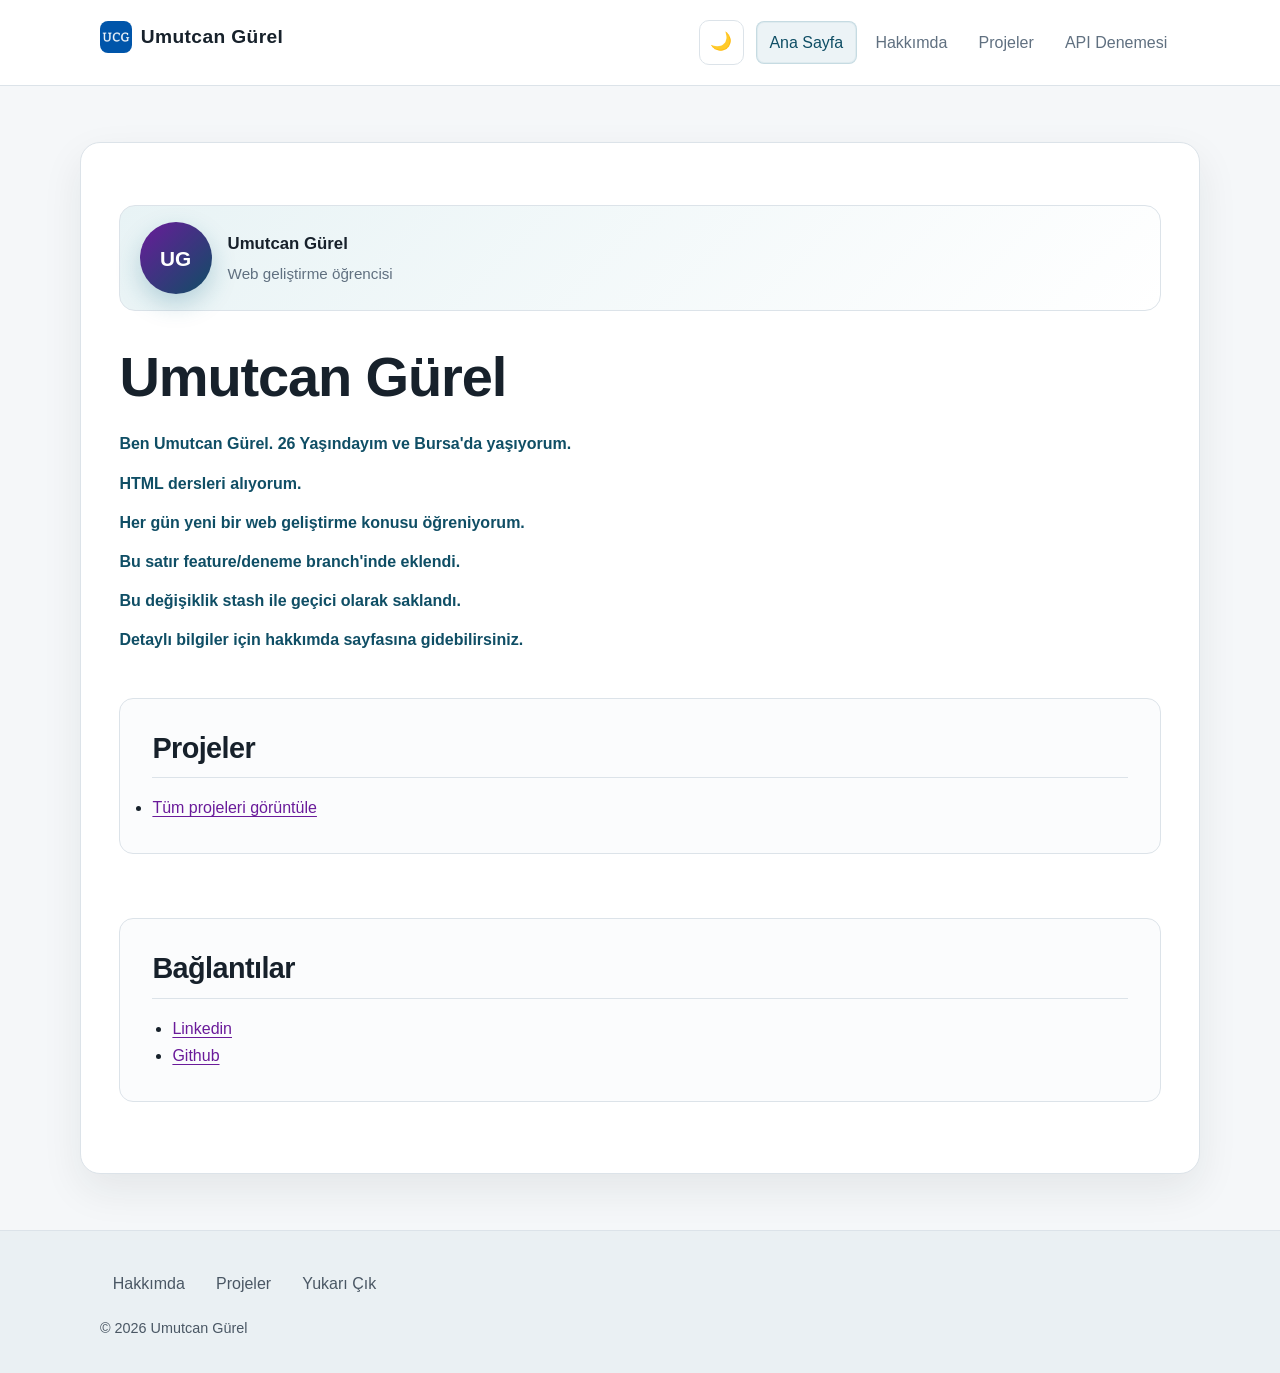
<file: index.html>
<!DOCTYPE html>
<html lang="tr">
    <head>
        <meta charset="UTF-8">
        <meta name="viewport" content="width=device-width, initial-scale=1.0">
        <script>
            try {
                document.documentElement.dataset.theme = localStorage.getItem('theme') || 'light';
            } catch (error) {
                document.documentElement.dataset.theme = 'light';
            }
        </script>
        <title>Umutcan Gürel - Web Geliştirme Öğrencisi</title>
        <meta name="description" content="HTML, CSS ve yazılım öğrenen Umutcan Gürel'in kişisel sitesi. Projelerimi, sertifikalarımı, öğrenme yolculuğumu ve iletişim bilgilerimi keşfedin.">
        <link rel="canonical" href="https://ornek.com/index.html">
        <meta property="og:title" content="Umutcan Gürel - Web Geliştirme Öğrencisi">
        <meta property="og:description" content="Web geliştirme öğrenen bir öğrencinin kişisel sitesi, projeleri ve sertifikaları.">
        <meta property="og:image" content="https://ornek.com/images/onizleme.jpg">
        <meta property="og:type" content="website">
        <meta property="og:url" content="https://ornek.com/index.html">
        <link rel="icon" href="favicon/favicon.ico" type="image/x-icon">
        <link rel="stylesheet" href="style.css">
    </head>
    <body>
<header id="ust">
    <p><a class="site-mark" href="index.html"><img src="favicon/android-chrome-192x192.png" alt="" width="32" height="32">Umutcan Gürel</a></p>
    <div class="header-actions">
        <button class="theme-toggle" type="button" aria-label="Koyu modu aç" aria-pressed="false">🌙</button>
        <nav class="site-nav" aria-label="Ana menü">
            <ul>
                <li><a href="index.html" aria-current="page">Ana Sayfa</a></li>
                <li><a href="hakkimda.html">Hakkımda</a></li>
                <li><a href="projeler/index.html">Projeler</a></li>
                <li><a href="projeler/api-deneme.html">API Denemesi</a></li>
            </ul>
        </nav>
        <button class="nav-toggle" type="button" aria-label="Menüyü aç/kapat" aria-expanded="false">
            <span></span>
            <span></span>
            <span></span>
        </button>
    </div>
</header>
       <main>
        <div class="profile-card" role="group" aria-label="Kısa profil bilgisi">
            <div class="profile-avatar" aria-hidden="true">UG</div>
            <div class="profile-copy">
                <strong>Umutcan Gürel</strong>
                <span>Web geliştirme öğrencisi</span>
            </div>
        </div>
        <h1>Umutcan Gürel</h1>
        <p class="vurgu">Ben Umutcan Gürel. 26 Yaşındayım ve Bursa'da yaşıyorum.</p>
        <p class="vurgu">HTML dersleri alıyorum.</p>
        <p class="vurgu">Her gün yeni bir web geliştirme konusu öğreniyorum.</p>
        <p class="vurgu">Bu satır feature/deneme branch'inde eklendi.</p>
        <p class="vurgu">Bu değişiklik stash ile geçici olarak saklandı.</p>
        <!-- Bu görseller sadece deneme amaçlıdır-->
                     <!-- Yeni görsel eklemek için aşağıdaki satırdaki yorumu kaldırabilirsin.
                     <img src="images/asensiogeneral.webp"  alt="Marco Asensio'nun general kıyafetli portresi" width="720" height="720">
                     -->
           <p class="vurgu">Detaylı bilgiler için hakkımda sayfasına gidebilirsiniz.</p>
            <section id="projeler">
            <h2>Projeler</h2>
            <ul>
                <li><a href="projeler/index.html">Tüm projeleri görüntüle</a></li>
            </ul>
            </section>
      <section id="baglantilar">
      <h2>Bağlantılar</h2>
      <ul>
        <li><a href="https://www.linkedin.com/in/umutcan-gurel1/" rel="noopener" target="_blank">Linkedin</a></li>
        <li><a href="https://github.com/umutcangrl2026" rel="noopener" target="_blank">Github</a></li>
      </ul>
      </section>
        </main> 
        <footer>
            <ul>
            <li><a href="hakkimda.html">Hakkımda</a></li>
            <li><a href="projeler/index.html">Projeler</a></li>
            <li><a href="#ust">Yukarı Çık</a></li>
            </ul>
            <p>&copy; <span data-current-year>2026</span> Umutcan Gürel</p>
        </footer>
        <script type="module" src="script.js"></script>
    </body>
</html>
</file>
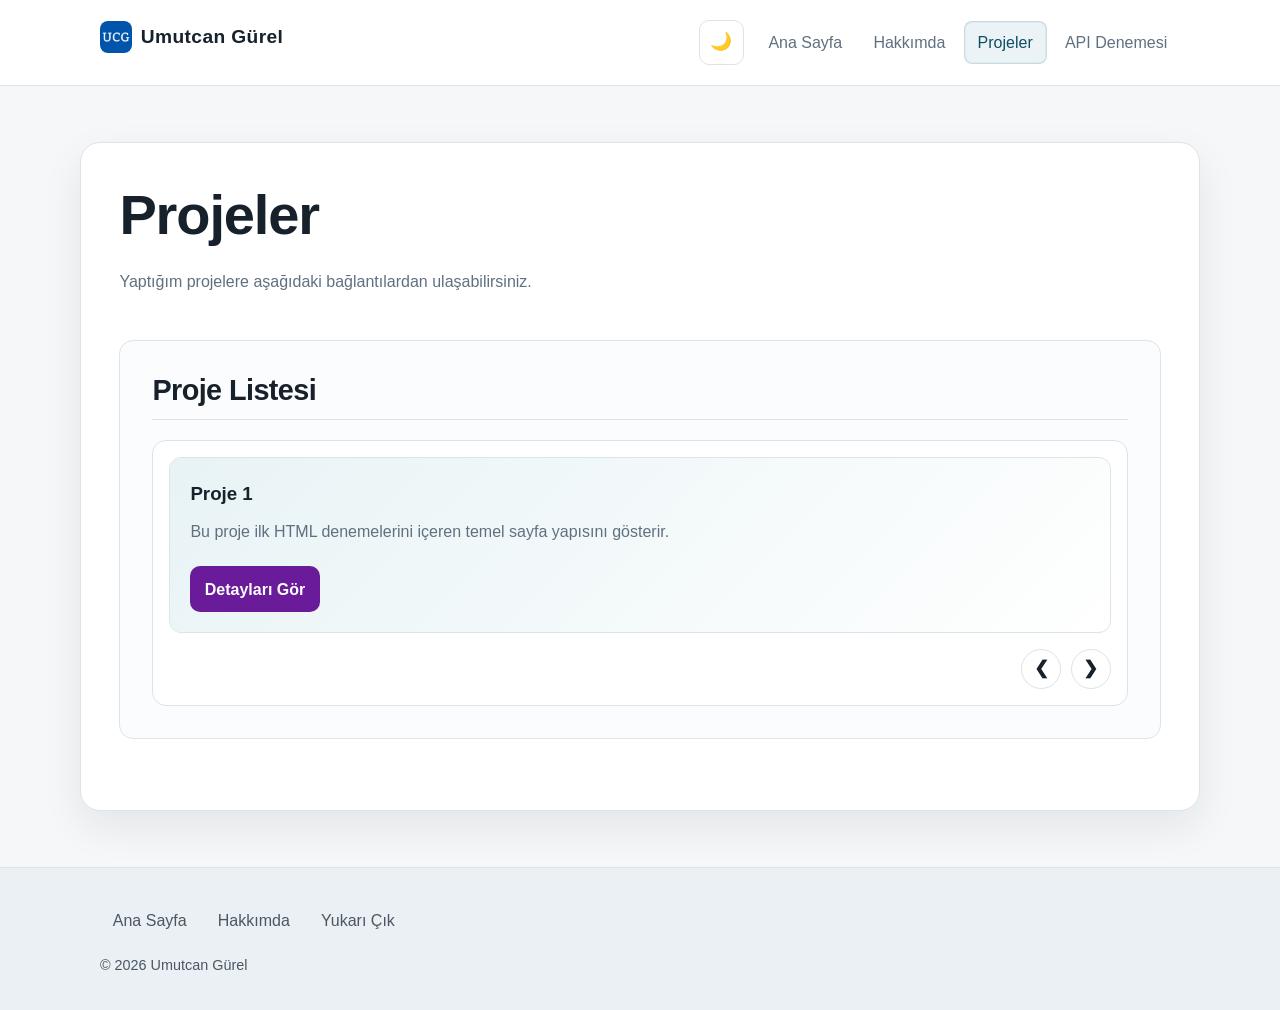
<file: projeler/index.html>
<!DOCTYPE html>
<html lang="tr">
    <head>
        <meta charset="UTF-8">
        <meta name="viewport" content="width=device-width, initial-scale=1.0">
        <script>
            try {
                document.documentElement.dataset.theme = localStorage.getItem('theme') || 'light';
            } catch (error) {
                document.documentElement.dataset.theme = 'light';
            }
        </script>
        <title>Projeler - Umutcan Gürel</title>
        <meta name="description" content="Umutcan Gürel'in HTML ve CSS öğrenme sürecinde hazırladığı web projelerini, çalışmalarını ve geliştirme deneyimlerini bu sayfada inceleyin.">
        <link rel="canonical" href="https://ornek.com/projeler/index.html">
        <meta property="og:title" content="Projeler - Umutcan Gürel">
        <meta property="og:description" content="Umutcan Gürel'in web geliştirme öğrenme sürecindeki projeleri.">
        <meta property="og:image" content="https://ornek.com/images/onizleme.jpg">
        <meta property="og:type" content="website">
        <meta property="og:url" content="https://ornek.com/projeler/index.html">
        <link rel="icon" href="../favicon/favicon.ico" type="image/x-icon">
        <link rel="stylesheet" href="../style.css">
    </head>
    <body>
<header id="ust">
    <p><a class="site-mark" href="../index.html"><img src="../favicon/android-chrome-192x192.png" alt="" width="32" height="32">Umutcan Gürel</a></p>
    <div class="header-actions">
        <button class="theme-toggle" type="button" aria-label="Koyu modu aç" aria-pressed="false">🌙</button>
        <nav class="site-nav" aria-label="Ana menü">
            <ul>
                <li><a href="../index.html">Ana Sayfa</a></li>
                <li><a href="../hakkimda.html">Hakkımda</a></li>
                <li><a href="index.html" aria-current="page">Projeler</a></li>
                <li><a href="api-deneme.html">API Denemesi</a></li>
            </ul>
        </nav>
        <button class="nav-toggle" type="button" aria-label="Menüyü aç/kapat" aria-expanded="false">
            <span></span>
            <span></span>
            <span></span>
        </button>
    </div>
</header>
        <main>
        <h1>Projeler</h1>
        <p>Yaptığım projelere aşağıdaki bağlantılardan ulaşabilirsiniz.</p>
        <section id="proje-listesi">
        <h2>Proje Listesi</h2>
        <div class="project-slider" role="region" aria-label="Proje gösterimi">
            <div class="project-slider-window">
                <div class="project-slider-track">
                    <article class="project-slide">
                        <h3>Proje 1</h3>
                        <p>Bu proje ilk HTML denemelerini içeren temel sayfa yapısını gösterir.</p>
                        <a class="button-link" href="proje-1.html">Detayları Gör</a>
                    </article>
                    <article class="project-slide">
                        <h3>Proje 2</h3>
                        <p>İkinci çalışma, ilerleyen derslerde geliştirilecek içeriklerin hazırlık aşamasını anlatır.</p>
                        <a class="button-link" href="proje-2.html">Detayları Gör</a>
                    </article>
                    <article class="project-slide">
                        <h3>Proje 3</h3>
                        <p>Üçüncü proje, sayfa düzenini ve içerik planlamasını denemek için hazırlanmıştır.</p>
                        <a class="button-link" href="proje-3.html">Detayları Gör</a>
                    </article>
                </div>
            </div>
            <div class="slider-controls">
                <button type="button" class="slider-button" data-direction="prev" aria-label="Önceki proje">&#10094;</button>
                <button type="button" class="slider-button" data-direction="next" aria-label="Sonraki proje">&#10095;</button>
            </div>
        </div>
        </section>
        </main>
        <footer>
        <ul>
            <li><a href="../index.html">Ana Sayfa</a></li>
            <li><a href="../hakkimda.html">Hakkımda</a></li>
            <li><a href="#ust">Yukarı Çık</a></li>
        </ul>
        <p>&copy; <span data-current-year>2026</span> Umutcan Gürel</p>
        </footer>
        <script type="module" src="../script.js"></script>
    </body>
</html>
</file>
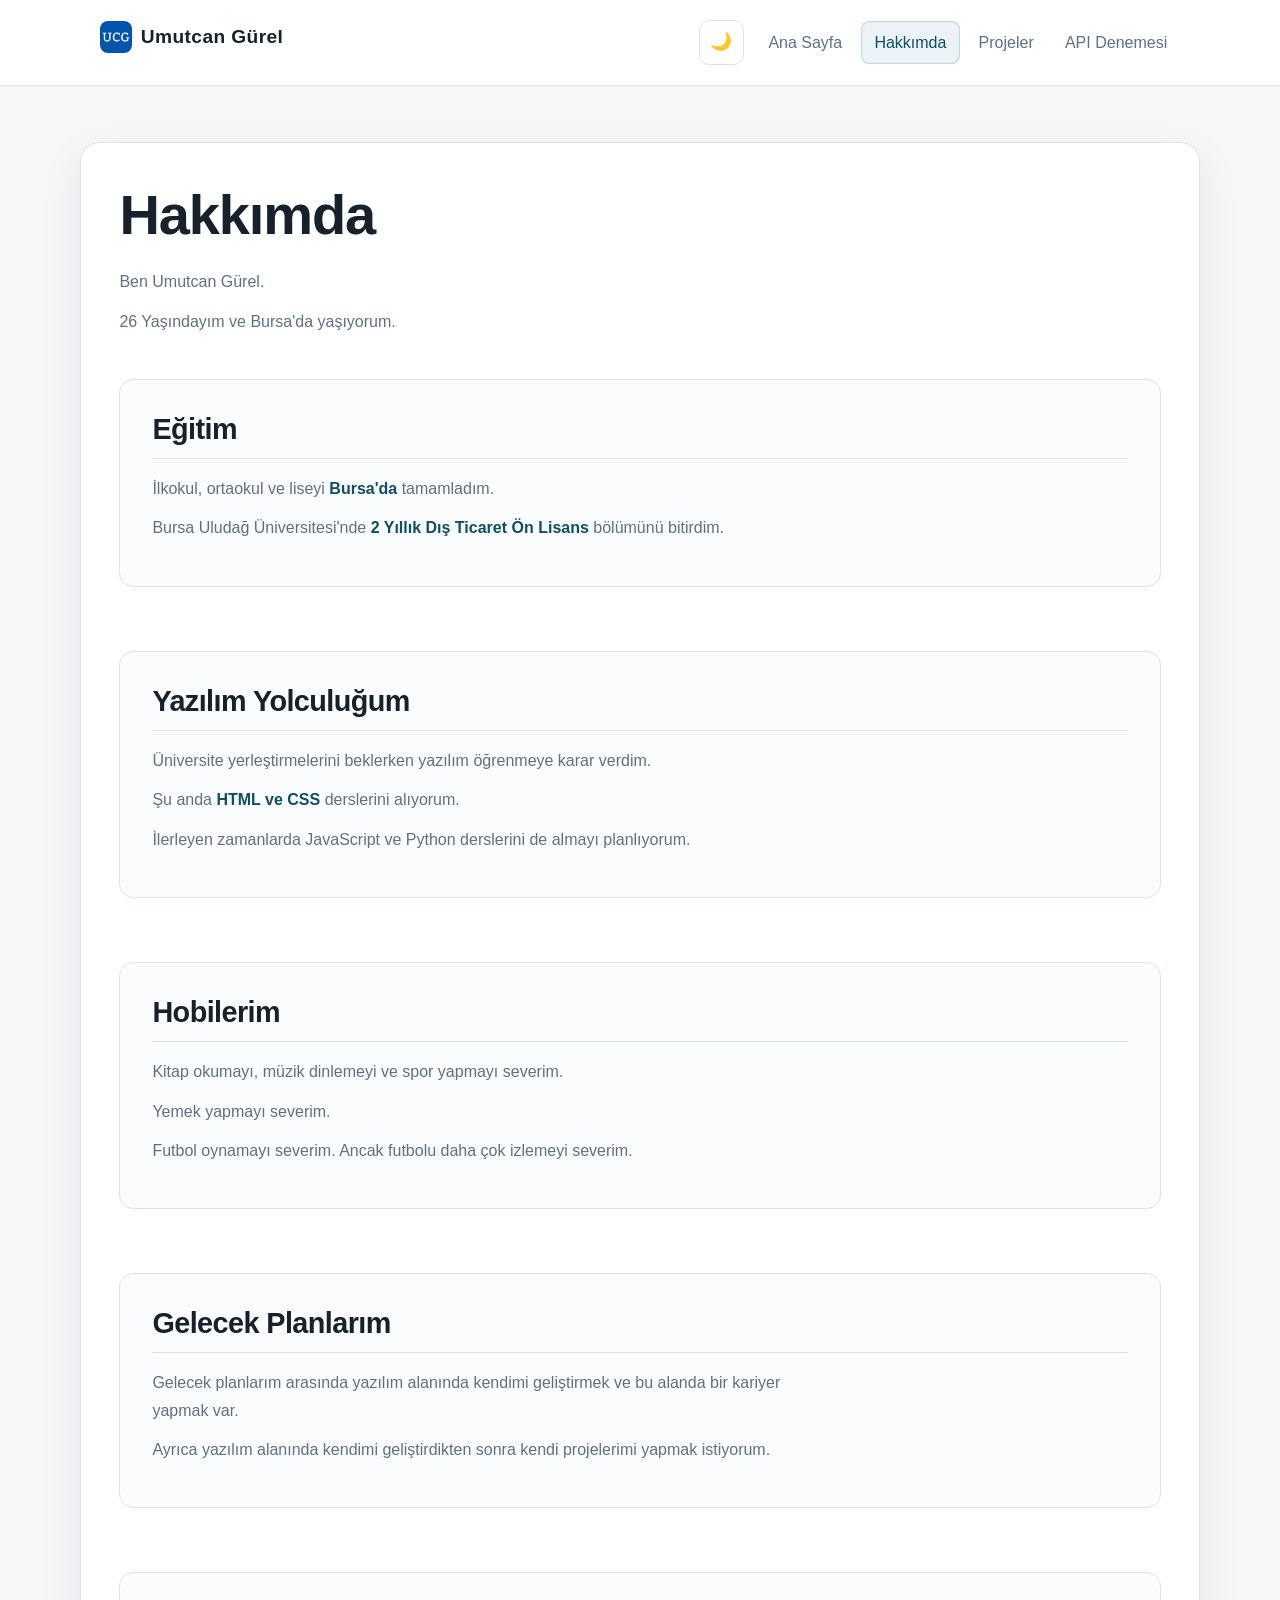
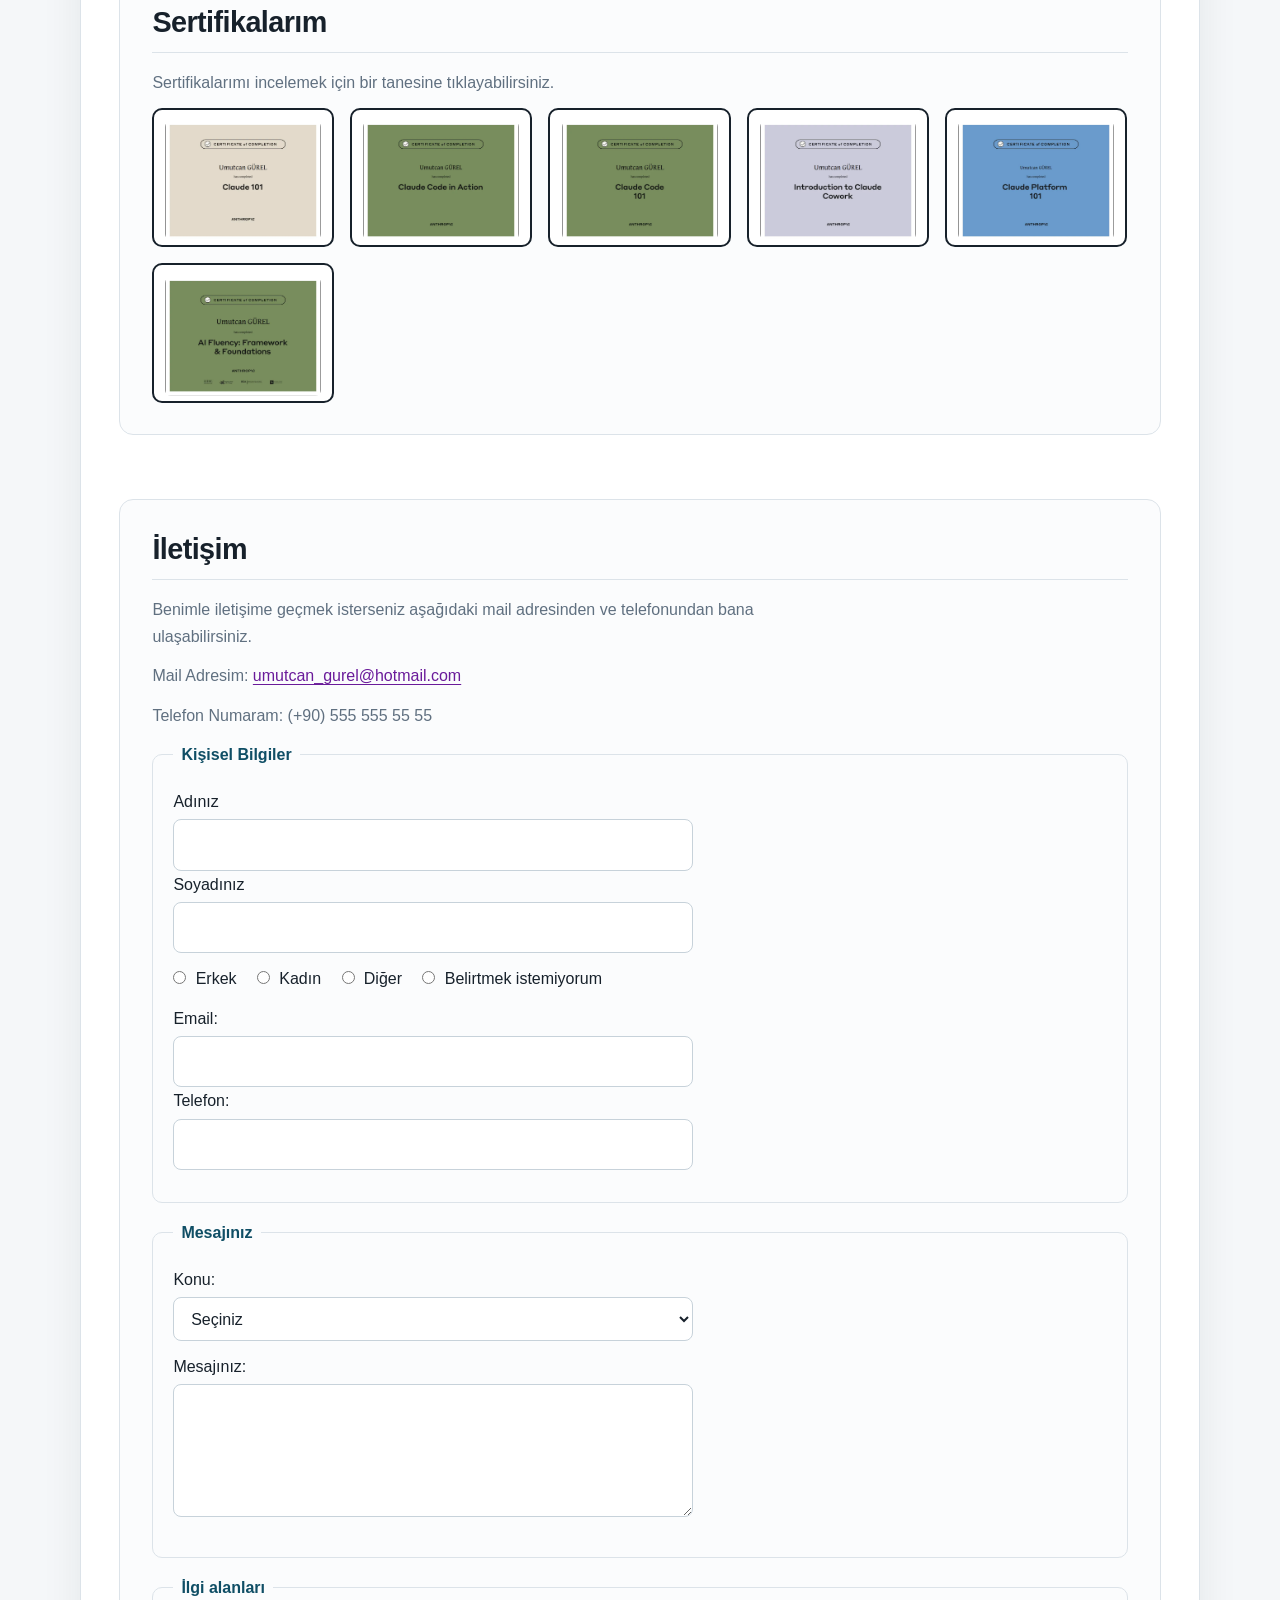
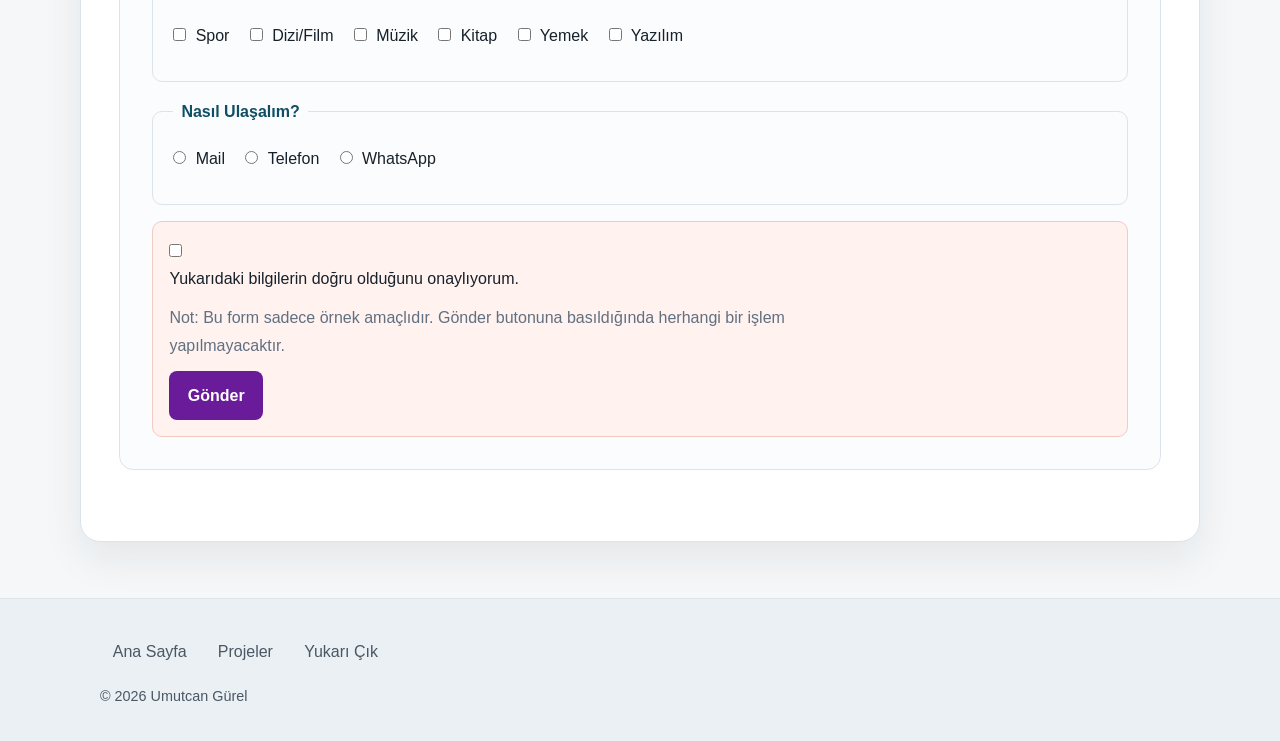
<file: hakkimda.html>
<!DOCTYPE html>
<html lang="tr">
    <head>
        <meta charset="UTF-8">
        <meta name="viewport" content="width=device-width, initial-scale=1.0">
        <script>
            try {
                document.documentElement.dataset.theme = localStorage.getItem('theme') || 'light';
            } catch (error) {
                document.documentElement.dataset.theme = 'light';
            }
        </script>
        <title>Hakkımda - Umutcan Gürel</title>
        <meta name="description" content="Umutcan Gürel'in eğitimi, yazılım öğrenme yolculuğu, hobileri, gelecek planları, sertifikaları ve iletişim bilgileri hakkında detaylı bilgi alın.">
        <link rel="canonical" href="https://ornek.com/hakkimda.html">
        <meta property="og:title" content="Hakkımda - Umutcan Gürel">
        <meta property="og:description" content="Umutcan Gürel'in eğitimi, yazılım yolculuğu ve gelecek planları.">
        <meta property="og:image" content="https://ornek.com/images/onizleme.jpg">
        <meta property="og:type" content="profile">
        <meta property="og:url" content="https://ornek.com/hakkimda.html">
        <link rel="icon" href="favicon/favicon.ico" type="image/x-icon">
        <link rel="stylesheet" href="style.css">
    </head>
    <body>
<header id="ust">
    <p><a class="site-mark" href="index.html"><img src="favicon/android-chrome-192x192.png" alt="" width="32" height="32">Umutcan Gürel</a></p>
    <div class="header-actions">
        <button class="theme-toggle" type="button" aria-label="Koyu modu aç" aria-pressed="false">🌙</button>
        <nav class="site-nav" aria-label="Ana menü">
            <ul>
                <li><a href="index.html">Ana Sayfa</a></li>
                <li><a href="hakkimda.html" aria-current="page">Hakkımda</a></li>
                <li><a href="projeler/index.html">Projeler</a></li>
                <li><a href="projeler/api-deneme.html">API Denemesi</a></li>
            </ul>
        </nav>
        <button class="nav-toggle" type="button" aria-label="Menüyü aç/kapat" aria-expanded="false">
            <span></span>
            <span></span>
            <span></span>
        </button>
    </div>
</header>
   <main>
     <h1>Hakkımda</h1>
     <p>Ben Umutcan Gürel.</p> 
        <p>26 Yaşındayım ve Bursa'da yaşıyorum.</p>
    <section id="egitim">
      <h2>Eğitim</h2>

    <p>İlkokul, ortaokul ve liseyi <span class="vurgu">Bursa'da</span> tamamladım.</p>
    <p>Bursa Uludağ Üniversitesi'nde <span class="vurgu">2 Yıllık Dış Ticaret Ön Lisans</span> bölümünü bitirdim.</p>
    </section>
    <section id="yazilim">
      <h2>Yazılım Yolculuğum</h2>
<p>Üniversite yerleştirmelerini beklerken yazılım öğrenmeye karar verdim.</p>
<p>Şu anda <span class="vurgu">HTML ve CSS</span> derslerini alıyorum.</p>
<p>İlerleyen zamanlarda JavaScript ve Python derslerini de almayı planlıyorum.</p>
    </section>
    <section id="hobiler">
      <h2>Hobilerim</h2>
<p>Kitap okumayı, müzik dinlemeyi ve spor yapmayı severim.</p>
<p>Yemek yapmayı severim.</p>
<p>Futbol oynamayı severim. Ancak futbolu daha çok izlemeyi severim.</p>
      <!-- Fantazi Görsel ekliyorum-->
    <!-- Yeni görsel eklemek için aşağıdaki satırdaki yorumu kaldırabilirsin.
    <img src="images/guendouzi.webp" alt="Guendouzi'nin uyarlama fotoğrafı" width="736" height="1104">
    -->
    </section>
    <section id="gelecek">
      <h2>Gelecek Planlarım</h2>
<p>Gelecek planlarım arasında yazılım alanında kendimi geliştirmek ve bu alanda bir kariyer yapmak var.</p>
<p>Ayrıca yazılım alanında kendimi geliştirdikten sonra kendi projelerimi yapmak istiyorum.</p>
    </section>
        <section id="sertifikalar">
            <h2>Sertifikalarım</h2>
            <p>Sertifikalarımı incelemek için bir tanesine tıklayabilirsiniz.</p>
            <div class="sertifika-listesi">
                <a class="sertifika-karti" href="images/claude-101-certificate.pdf" data-course="Claude 101" data-file="images/claude-101-certificate.pdf">
                    <img class="sertifika-kucuk-resim" src="images/claude-101-certificate.webp" alt="Claude 101 sertifikası">
                </a>
                <a class="sertifika-karti" href="images/claude-code-in-action-certificate.pdf" data-course="Claude Code in Action" data-file="images/claude-code-in-action-certificate.pdf">
                    <img class="sertifika-kucuk-resim" src="images/claude-code-in-action-certificate.webp" alt="Claude Code in Action sertifikası">
                </a>
                <a class="sertifika-karti" href="images/code-101-certificate.pdf" data-course="Claude Code 101" data-file="images/code-101-certificate.pdf">
                    <img class="sertifika-kucuk-resim" src="images/code-101-certificate.webp" alt="Claude Code 101 sertifikası">
                </a>
                <a class="sertifika-karti" href="images/introduction-to-claude-cowork-certificate.pdf" data-course="Introduction to Claude Cowork" data-file="images/introduction-to-claude-cowork-certificate.pdf">
                    <img class="sertifika-kucuk-resim" src="images/introduction-to-claude-cowork-certificate.webp" alt="Introduction to Claude Cowork sertifikası">
                </a>
                <a class="sertifika-karti" href="images/platform-101-certificate.pdf" data-course="Claude Platform 101" data-file="images/platform-101-certificate.pdf">
                    <img class="sertifika-kucuk-resim" src="images/platform-101-certificate.webp" alt="Claude Platform 101 sertifikası">
                </a>
                <a class="sertifika-karti" href="images/ai-fluency-framework.pdf" data-course="AI Fluency Framework & Foundations" data-file="images/ai-fluency-framework.pdf">
                    <img class="sertifika-kucuk-resim" src="images/ai-fluency-framework.webp" alt="AI Fluency Framework & Foundations sertifikası">
                </a>
            </div>
        </section>
    <section id="iletisim">
      <h2>İletişim</h2>
    <p>Benimle iletişime geçmek isterseniz aşağıdaki mail adresinden ve telefonundan bana ulaşabilirsiniz.</p>
    <p>Mail Adresim: <a href="mailto:umutcan_gurel@hotmail.com">umutcan_gurel@hotmail.com</a></p>
    <p>Telefon Numaram: (+90) 555 555 55 55</p>

    <form action="/iletisim" method="POST">
        <fieldset>
            <legend>Kişisel Bilgiler</legend>
            <p>
            <label for="ad">Adınız</label>
            <input type="text" id="ad" name="ad" required>
            <label for="soyad">Soyadınız</label>
            <input type="text" id="soyad" name="soyad" required>
            </p>
            <p class="cinsiyet">
                <input type="radio" id="erkek" name="cinsiyet" value="erkek">
                <label for="erkek">Erkek</label>
                
                <input type="radio" id="kadin" name="cinsiyet" value="kadin">
                <label for="kadin">Kadın</label>

                <input type="radio" id="diger" name="cinsiyet" value="diger">
                <label for="diger">Diğer</label>    

                <input type="radio" id="belirtmekistemiyorum" name="cinsiyet" value="belirtmekistemiyorum">
                <label for="belirtmekistemiyorum">Belirtmek istemiyorum</label>
            </p>
            <p>
            <label for="email">Email:</label>
            <input type="email" id="email" name="email" required>
            <label for="telefon">Telefon:</label>
            <input type="tel" id="telefon" name="telefon">
            </p>
        </fieldset>
        <fieldset> 
            <legend>Mesajınız</legend>
            <p>  
               <label for="konu">Konu:</label>
               <select id="konu" name="konu" required>
               <option value="">Seçiniz</option>    
               <option value="soru">Soru</option>
               <option value="oneri">Öneri</option>
               <option value="sikayet">Şikayet</option> 
             </select>
            </p>
            <p>    
             <label for="mesaj">Mesajınız:</label>
             <textarea id="mesaj" name="mesaj" rows="4" required></textarea>
            </p>
        </fieldset>
        <fieldset>
            <legend>İlgi alanları</legend>
            <p class="ilgi">
                <input type="checkbox" id="spor" name="ilgi" value="spor">
                <label for="spor">Spor</label>

                <input type="checkbox" id="sinema" name="ilgi" value="sinema">
                <label for="sinema">Dizi/Film</label>
                
                <input type="checkbox" id="muzik" name="ilgi" value="muzik">
                <label for="muzik">Müzik</label>
                
                <input type="checkbox" id="kitap" name="ilgi" value="kitap">
                <label for="kitap">Kitap</label>

                <input type="checkbox" id="yemek" name="ilgi" value="yemek">
                <label for="yemek">Yemek</label>        

                <input type="checkbox" id="yazilim" name="ilgi" value="yazilim">
                <label for="yazilim">Yazılım</label>

            </p>
        </fieldset>        
        <fieldset>
            <legend>Nasıl Ulaşalım?</legend>
            <p class="ulasim">
                <input type="radio" id="mail" name="ulasim" value="mail">
                <label for="mail">Mail</label>
                
                <input type="radio" id="tel" name="ulasim" value="tel">
                <label for="tel">Telefon</label>
                
                <input type="radio" id="whatsapp" name="ulasim" value="whatsapp">
                <label for="whatsapp">WhatsApp</label>
            </p>    
        </fieldset>
    <div class="form-notice">
        <p>
               <input type="checkbox" id="onay" name="onay" required>
               <label for="onay">Yukarıdaki bilgilerin doğru olduğunu onaylıyorum.</label>
        </p>
        <p>Not: Bu form sadece örnek amaçlıdır. Gönder butonuna basıldığında herhangi bir işlem yapılmayacaktır.</p>
         <button type="submit">Gönder</button>
     </div>
     </form>
    </section> 
   </main>
<dialog id="sertifika-penceresi" aria-labelledby="sertifika-baslik">
    <div class="sertifika-modal-icerik">
        <button class="modal-kapat" type="button" aria-label="Sertifikayı kapat">&times;</button>
        <h2 id="sertifika-baslik">Claude 101</h2>
        <p class="modal-durum" id="sertifika-durumu" role="status" aria-live="polite" hidden>PDF yükleniyor...</p>
        <iframe class="sertifika-buyuk-resim" id="sertifika-onizleme" title="Sertifika önizlemesi"></iframe>
    </div>
</dialog>
<footer>    
 <ul>
    <li><a href="index.html">Ana Sayfa</a></li>
    <li><a href="projeler/index.html">Projeler</a></li>
    <li><a href="#ust">Yukarı Çık</a></li>
 </ul>
 <p>&copy; <span data-current-year>2026</span> Umutcan Gürel</p>
</footer>  
<script type="module" src="script.js"></script>
    </body>
</html>
</file>
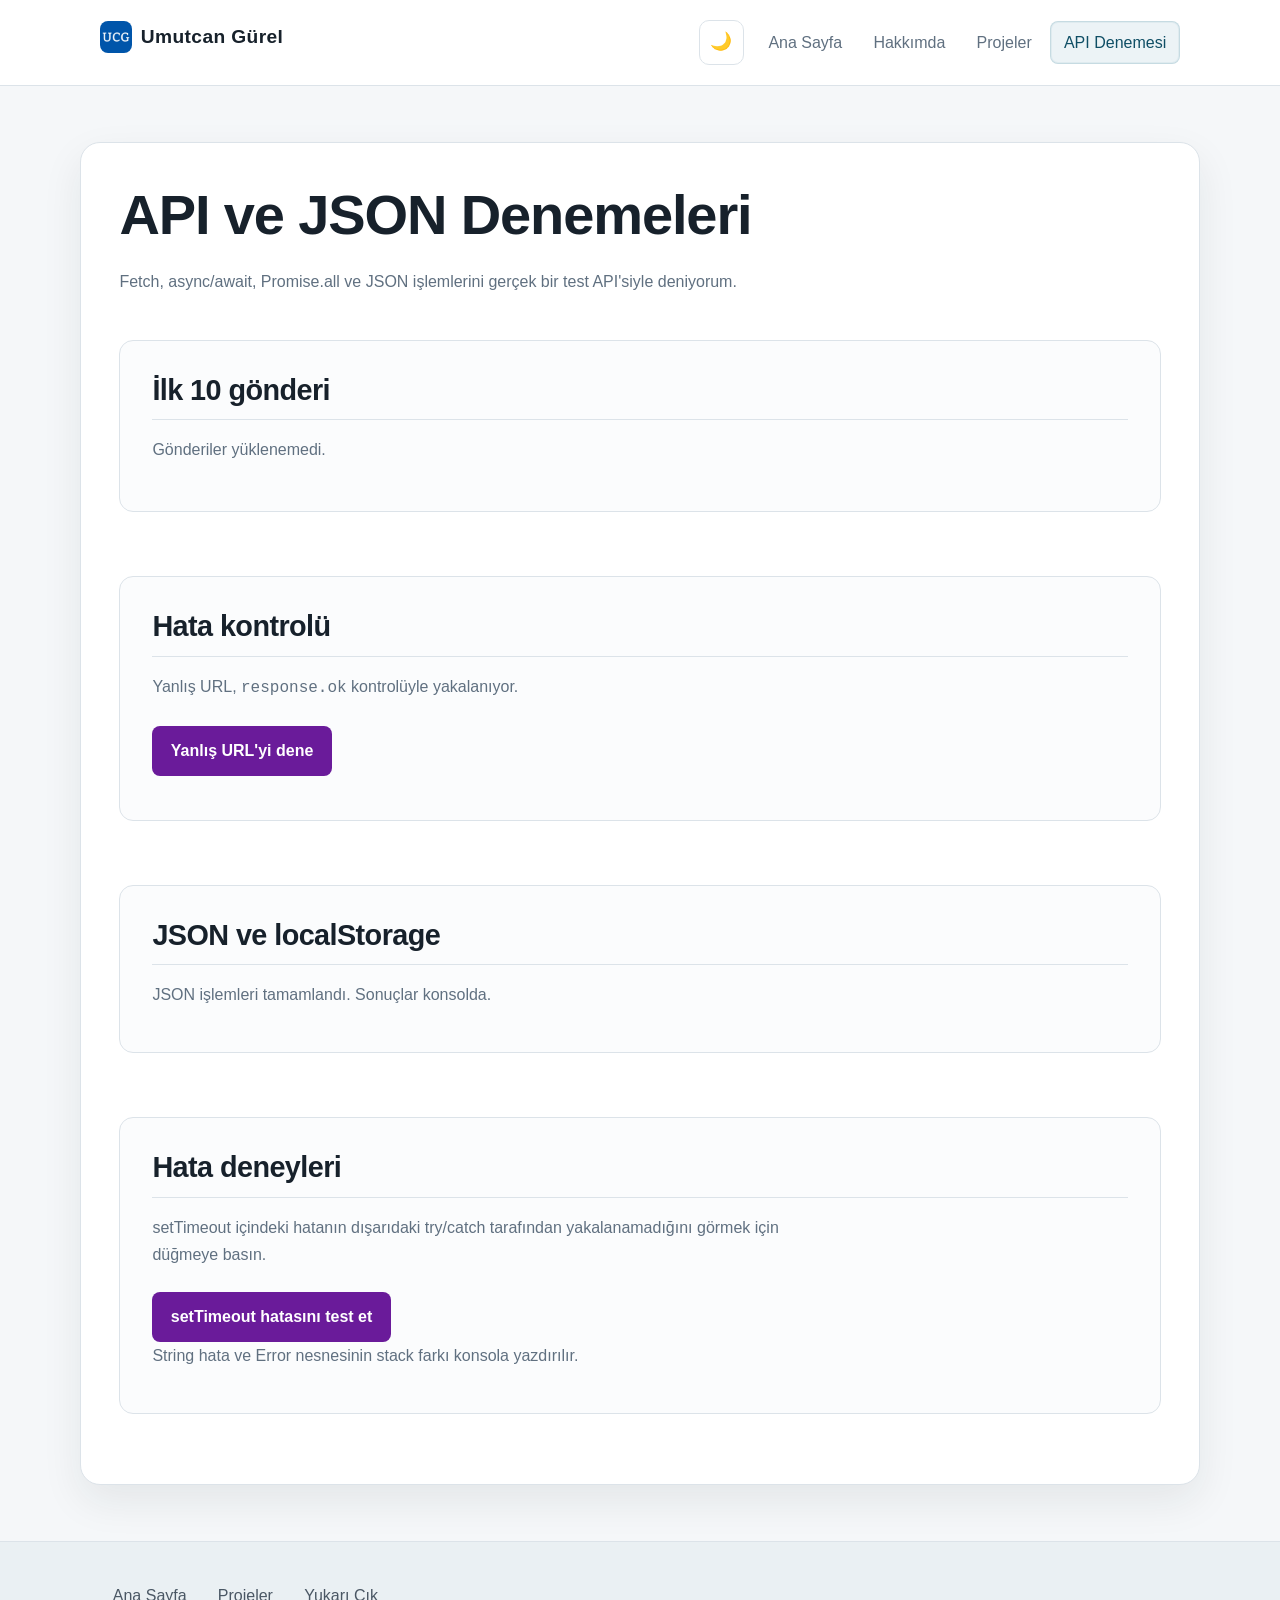
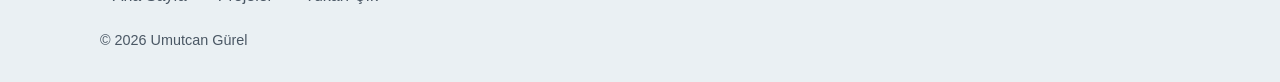
<file: projeler/api-deneme.html>
<!DOCTYPE html>
<html lang="tr">
	<head>
		<meta charset="UTF-8">
		<meta name="viewport" content="width=device-width, initial-scale=1.0">
		<script>
			try {
				document.documentElement.dataset.theme = localStorage.getItem('theme') || 'light';
			} catch (error) {
				document.documentElement.dataset.theme = 'light';
			}
		</script>
		<title>API Denemeleri - Umutcan Gürel</title>
		<meta name="description" content="Fetch, Promise, JSON ve API denemeleri.">
		<link rel="icon" href="../favicon/favicon.ico" type="image/x-icon">
		<link rel="stylesheet" href="../style.css">
	</head>
	<body>
		<header id="ust">
			<p><a class="site-mark" href="../index.html"><img src="../favicon/android-chrome-192x192.png" alt="" width="32" height="32">Umutcan Gürel</a></p>
			<div class="header-actions">
				<button class="theme-toggle" type="button" aria-label="Koyu modu aç" aria-pressed="false">🌙</button>
				<nav class="site-nav" aria-label="Ana menü">
					<ul>
						<li><a href="../index.html">Ana Sayfa</a></li>
						<li><a href="../hakkimda.html">Hakkımda</a></li>
						<li><a href="index.html">Projeler</a></li>
						<li><a href="api-deneme.html" aria-current="page">API Denemesi</a></li>
					</ul>
				</nav>
				<button class="nav-toggle" type="button" aria-label="Menüyü aç/kapat" aria-expanded="false">
					<span></span>
					<span></span>
					<span></span>
				</button>
			</div>
		</header>

		<main>
			<h1>API ve JSON Denemeleri</h1>
			<p>Fetch, async/await, Promise.all ve JSON işlemlerini gerçek bir test API'siyle deniyorum.</p>

			<section aria-labelledby="post-baslik">
				<h2 id="post-baslik">İlk 10 gönderi</h2>
				<p data-api-status role="status" aria-live="polite">Veriler yükleniyor...</p>
				<div data-api-post-list></div>
			</section>

			<section aria-labelledby="hata-baslik">
				<h2 id="hata-baslik">Hata kontrolü</h2>
				<p>Yanlış URL, <code>response.ok</code> kontrolüyle yakalanıyor.</p>
				<button class="button-link api-error-button" type="button" data-api-error-test>Yanlış URL'yi dene</button>
				<p data-api-error-status role="status" aria-live="polite"></p>
			</section>

			<section aria-labelledby="json-baslik">
				<h2 id="json-baslik">JSON ve localStorage</h2>
				<p data-json-status role="status" aria-live="polite">JSON işlemleri konsola yazdırılıyor.</p>
			</section>

			<section aria-labelledby="hata-deneyi-baslik">
				<h2 id="hata-deneyi-baslik">Hata deneyleri</h2>
				<p>setTimeout içindeki hatanın dışarıdaki try/catch tarafından yakalanamadığını görmek için düğmeye basın.</p>
				<button class="button-link api-error-button" type="button" data-timeout-error-test>setTimeout hatasını test et</button>
				<p>String hata ve Error nesnesinin stack farkı konsola yazdırılır.</p>
			</section>
		</main>

		<footer>
			<ul>
				<li><a href="../index.html">Ana Sayfa</a></li>
				<li><a href="index.html">Projeler</a></li>
				<li><a href="#ust">Yukarı Çık</a></li>
			</ul>
			<p>&copy; <span data-current-year>2026</span> Umutcan Gürel</p>
		</footer>

		<script type="module" src="../script.js"></script>
		<script type="module" src="api-deneme.js"></script>
	</body>
</html>
</file>
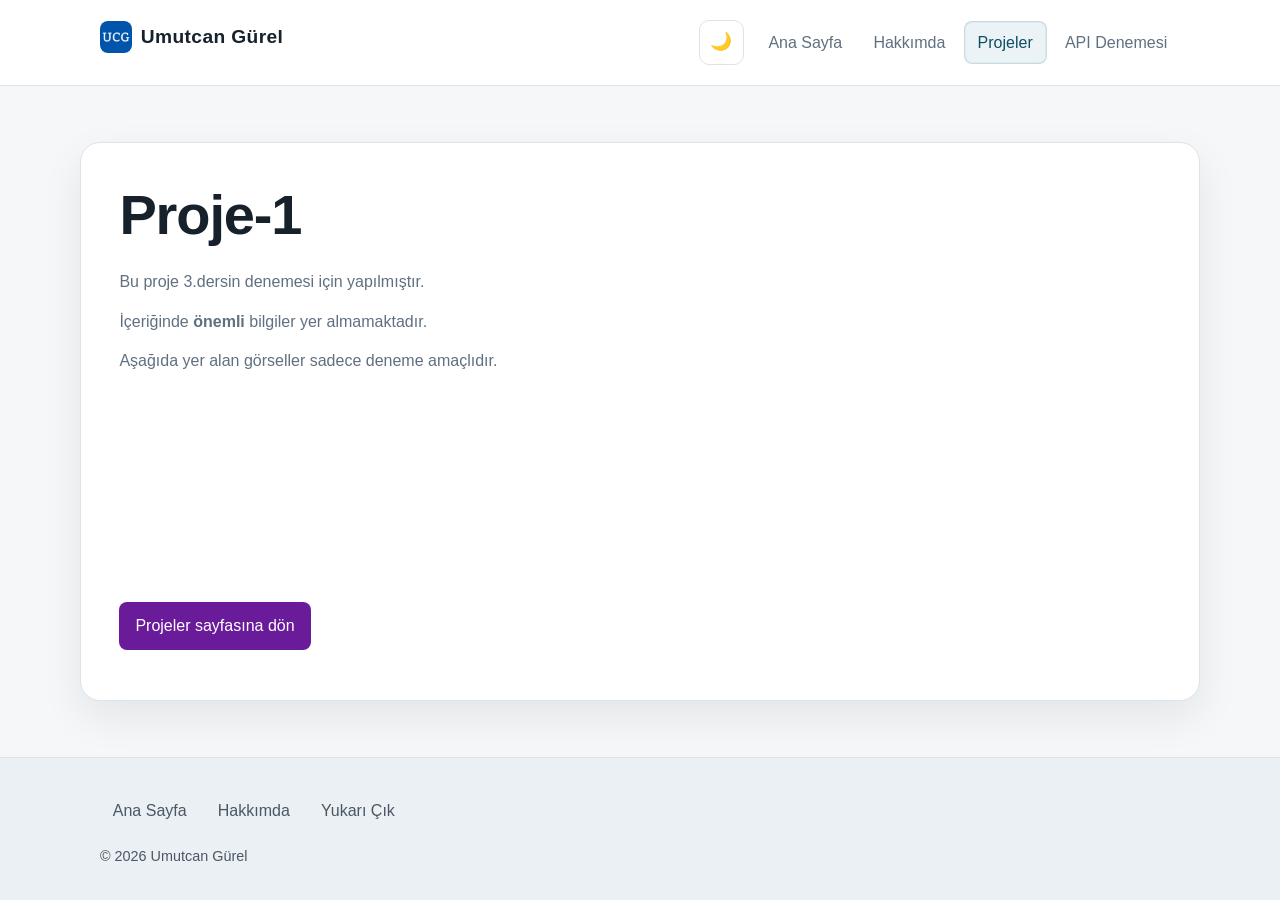
<file: projeler/proje-1.html>
<!DOCTYPE html>
<html lang="tr">
    <head>
        <meta charset="UTF-8">
        <meta name="viewport" content="width=device-width, initial-scale=1.0">
        <script>
            try {
                document.documentElement.dataset.theme = localStorage.getItem('theme') || 'light';
            } catch (error) {
                document.documentElement.dataset.theme = 'light';
            }
        </script>
        <title>Proje 1 - Umutcan Gürel</title>
        <meta name="description" content="Umutcan Gürel'in HTML dersi kapsamında hazırladığı ilk web projesini, temel sayfa yapısını ve öğrenme sürecindeki ilk uygulamasını inceleyin.">
        <link rel="canonical" href="https://ornek.com/projeler/proje-1.html">
        <meta property="og:title" content="Proje 1 - Umutcan Gürel">
        <meta property="og:description" content="Umutcan Gürel'in ilk web projesi ve HTML dersi çalışması.">
        <meta property="og:image" content="https://ornek.com/images/onizleme.jpg">
        <meta property="og:type" content="website">
        <meta property="og:url" content="https://ornek.com/projeler/proje-1.html">
        <link rel="icon" href="../favicon/favicon.ico" type="image/x-icon">
        <link rel="stylesheet" href="../style.css"> 
    </head>
    <body>
<header id="ust">
    <p><a class="site-mark" href="../index.html"><img src="../favicon/android-chrome-192x192.png" alt="" width="32" height="32">Umutcan Gürel</a></p>
    <div class="header-actions">
        <button class="theme-toggle" type="button" aria-label="Koyu modu aç" aria-pressed="false">🌙</button>
        <nav class="site-nav" aria-label="Ana menü">
            <ul>
                <li><a href="../index.html">Ana Sayfa</a></li>
                <li><a href="../hakkimda.html">Hakkımda</a></li>
                <li><a href="index.html" aria-current="page">Projeler</a></li>
                <li><a href="api-deneme.html">API Denemesi</a></li>
            </ul>
        </nav>
        <button class="nav-toggle" type="button" aria-label="Menüyü aç/kapat" aria-expanded="false">
            <span></span>
            <span></span>
            <span></span>
        </button>
    </div>
</header>
        <main>
        <h1>Proje-1</h1>
        <article>
        <p>Bu proje 3.dersin denemesi için yapılmıştır.</p>
        <p>İçeriğinde <strong>önemli</strong> bilgiler yer almamaktadır.</p>
        <p>Aşağıda yer alan görseller sadece deneme amaçlıdır.</p>
        <!-- Yeni görsel eklemek için aşağıdaki satırdaki yorumu kaldırabilirsin.
        <img src="../images/asensiomatador.webp" alt="Marco Asensio'nun matador kıyafetli portresidir." width="1200" height="1414"> 
        -->
        </article>
        <p class="geri-don-alani"><a class="geri-don" href="index.html">Projeler sayfasına dön</a></p>
        </main>
        <footer>
        <ul>
            <li><a href="../index.html">Ana Sayfa</a></li>
            <li><a href="../hakkimda.html">Hakkımda</a></li>
            <li><a href="#ust">Yukarı Çık</a></li>
        </ul>
        <p>&copy; <span data-current-year>2026</span> Umutcan Gürel</p>
</footer>
    <script type="module" src="../script.js"></script>
    </body> 
</html>
</file>
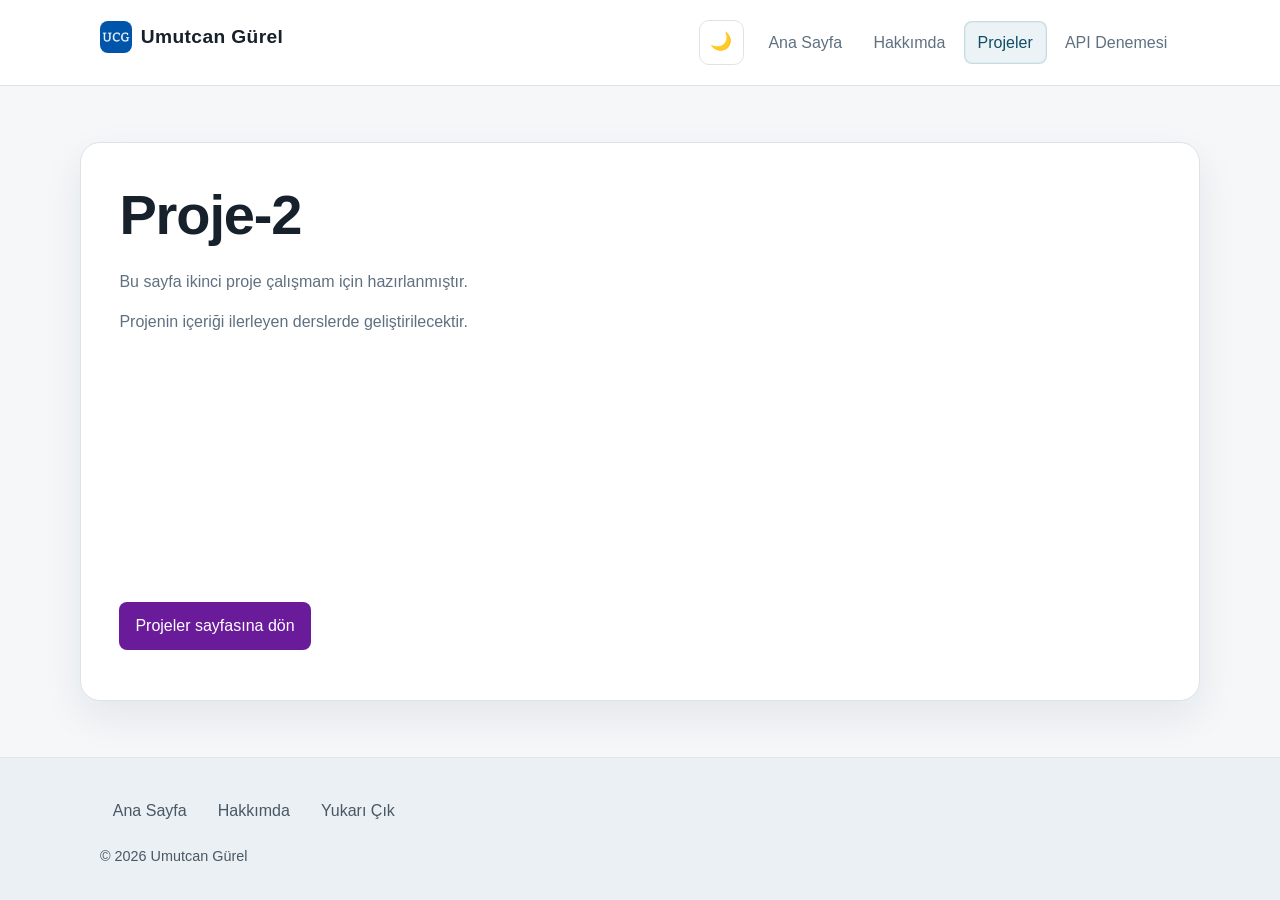
<file: projeler/proje-2.html>
<!DOCTYPE html>
<html lang="tr">
    <head>
        <meta charset="UTF-8">
        <meta name="viewport" content="width=device-width, initial-scale=1.0">
        <script>
            try {
                document.documentElement.dataset.theme = localStorage.getItem('theme') || 'light';
            } catch (error) {
                document.documentElement.dataset.theme = 'light';
            }
        </script>
        <title>Proje 2 - Umutcan Gürel</title>
        <meta name="description" content="Umutcan Gürel'in web geliştirme eğitiminde hazırladığı ikinci proje çalışmasını, geliştirme notlarını ve ileride eklenecek içerikleri inceleyin.">
        <link rel="canonical" href="https://ornek.com/projeler/proje-2.html">
        <meta property="og:title" content="Proje 2 - Umutcan Gürel">
        <meta property="og:description" content="Umutcan Gürel'in geliştirmeye devam ettiği ikinci web projesi.">
        <meta property="og:image" content="https://ornek.com/images/onizleme.jpg">
        <meta property="og:type" content="website">
        <meta property="og:url" content="https://ornek.com/projeler/proje-2.html">
        <link rel="icon" href="../favicon/favicon.ico" type="image/x-icon">
        <link rel="stylesheet" href="../style.css">
    </head>
    <body>
<header id="ust">
    <p><a class="site-mark" href="../index.html"><img src="../favicon/android-chrome-192x192.png" alt="" width="32" height="32">Umutcan Gürel</a></p>
    <div class="header-actions">
        <button class="theme-toggle" type="button" aria-label="Koyu modu aç" aria-pressed="false">🌙</button>
        <nav class="site-nav" aria-label="Ana menü">
            <ul>
                <li><a href="../index.html">Ana Sayfa</a></li>
                <li><a href="../hakkimda.html">Hakkımda</a></li>
                <li><a href="index.html" aria-current="page">Projeler</a></li>
                <li><a href="api-deneme.html">API Denemesi</a></li>
            </ul>
        </nav>
        <button class="nav-toggle" type="button" aria-label="Menüyü aç/kapat" aria-expanded="false">
            <span></span>
            <span></span>
            <span></span>
        </button>
    </div>
</header>
        <main>
        <h1>Proje-2</h1>
        <article>
        <p>Bu sayfa ikinci proje çalışmam için hazırlanmıştır.</p>
        <p>Projenin içeriği ilerleyen derslerde geliştirilecektir.</p>
        <!-- Yeni görsel eklemek için aşağıdaki satırdaki yorumu kaldırabilirsin.
        <img src="../images/proje-2.webp" alt="Proje 2 görseli" width="1200" height="800">
        -->
        </article>
        <p class="geri-don-alani"><a class="geri-don" href="index.html">Projeler sayfasına dön</a></p>
        </main>
        <footer>
        <ul>
            <li><a href="../index.html">Ana Sayfa</a></li>
            <li><a href="../hakkimda.html">Hakkımda</a></li>
            <li><a href="#ust">Yukarı Çık</a></li>
        </ul>
        <p>&copy; <span data-current-year>2026</span> Umutcan Gürel</p>
        </footer>
        <script type="module" src="../script.js"></script>
    </body>
</html>
</file>
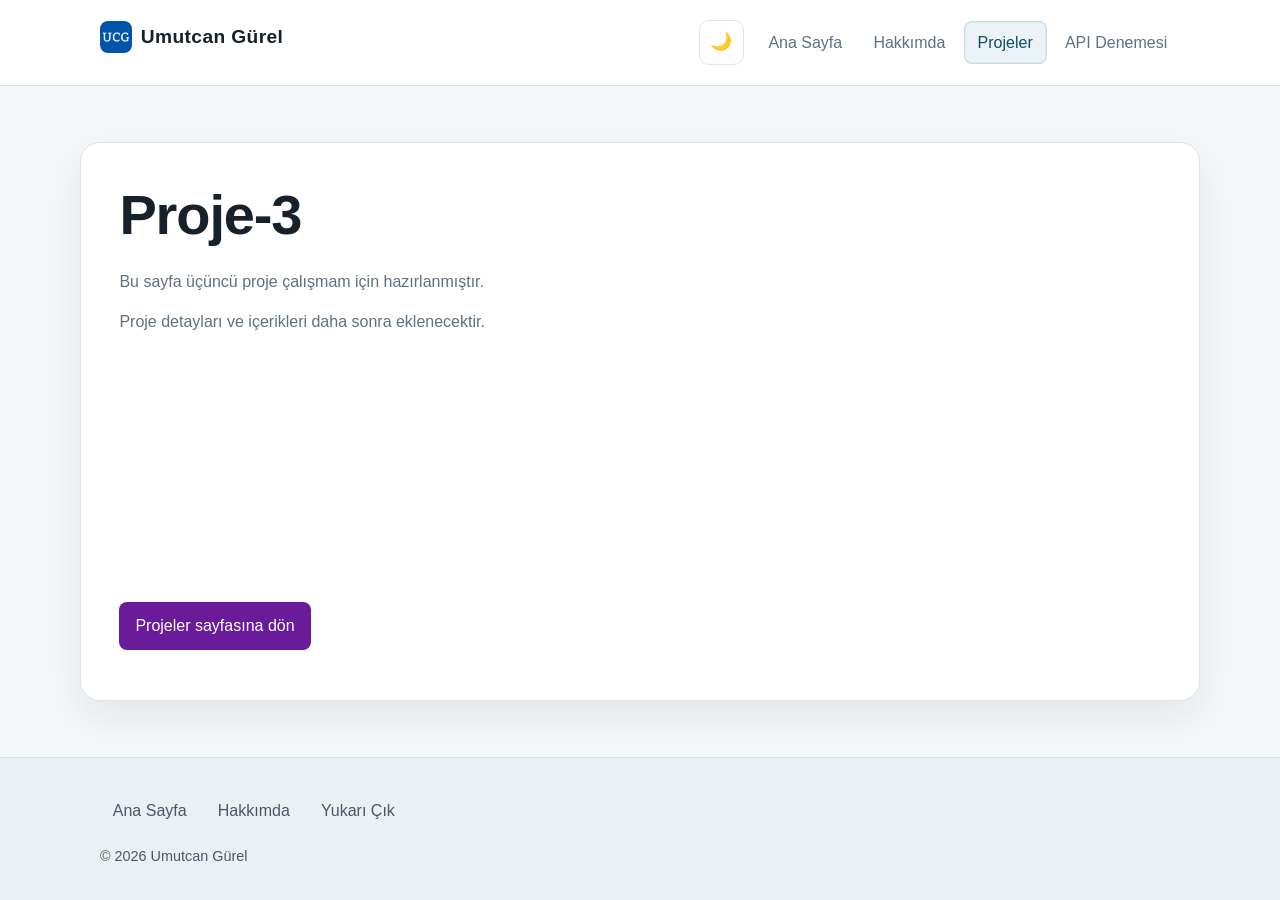
<file: projeler/proje-3.html>
<!DOCTYPE html>
<html lang="tr">
    <head>
        <meta charset="UTF-8">
        <meta name="viewport" content="width=device-width, initial-scale=1.0">
        <script>
            try {
                document.documentElement.dataset.theme = localStorage.getItem('theme') || 'light';
            } catch (error) {
                document.documentElement.dataset.theme = 'light';
            }
        </script>
        <title>Proje 3 - Umutcan Gürel</title>
        <meta name="description" content="Umutcan Gürel'in web geliştirme eğitiminde hazırladığı üçüncü proje çalışmasını ve ilerleyen derslerde geliştirilecek içerikleri inceleyin.">
        <link rel="canonical" href="https://ornek.com/projeler/proje-3.html">
        <meta property="og:title" content="Proje 3 - Umutcan Gürel">
        <meta property="og:description" content="Umutcan Gürel'in geliştirmeyi planladığı üçüncü web projesi.">
        <meta property="og:image" content="https://ornek.com/images/onizleme.jpg">
        <meta property="og:type" content="website">
        <meta property="og:url" content="https://ornek.com/projeler/proje-3.html">
        <link rel="icon" href="../favicon/favicon.ico" type="image/x-icon">
        <link rel="stylesheet" href="../style.css">
    </head>
    <body>
<header id="ust">
    <p><a class="site-mark" href="../index.html"><img src="../favicon/android-chrome-192x192.png" alt="" width="32" height="32">Umutcan Gürel</a></p>
    <div class="header-actions">
        <button class="theme-toggle" type="button" aria-label="Koyu modu aç" aria-pressed="false">🌙</button>
        <nav class="site-nav" aria-label="Ana menü">
            <ul>
                <li><a href="../index.html">Ana Sayfa</a></li>
                <li><a href="../hakkimda.html">Hakkımda</a></li>
                <li><a href="index.html" aria-current="page">Projeler</a></li>
                <li><a href="api-deneme.html">API Denemesi</a></li>
            </ul>
        </nav>
        <button class="nav-toggle" type="button" aria-label="Menüyü aç/kapat" aria-expanded="false">
            <span></span>
            <span></span>
            <span></span>
        </button>
    </div>
</header>
        <main>
        <h1>Proje-3</h1>
        <article>
        <p>Bu sayfa üçüncü proje çalışmam için hazırlanmıştır.</p>
        <p>Proje detayları ve içerikleri daha sonra eklenecektir.</p>
        <!-- Yeni görsel eklemek için aşağıdaki satırdaki yorumu kaldırabilirsin.
        <img src="../images/proje-3.webp" alt="Proje 3 görseli" width="1200" height="800">
        -->
        </article>
        <p class="geri-don-alani"><a class="geri-don" href="index.html">Projeler sayfasına dön</a></p>
        </main>
        <footer>
        <ul>
            <li><a href="../index.html">Ana Sayfa</a></li>
            <li><a href="../hakkimda.html">Hakkımda</a></li>
            <li><a href="#ust">Yukarı Çık</a></li>
        </ul>
        <p>&copy; <span data-current-year>2026</span> Umutcan Gürel</p>
        </footer>
        <script type="module" src="../script.js"></script>
    </body>
</html>
</file>
<file: style.css>
:root {
    --ink: #17212b;
    --muted: #607080;
    --paper: #f5f7f9;
    --surface: #ffffff;
    --line: #dce3e9;
    --accent: #6a1b9a;
    --accent-dark: #0f4e65;
    --accent-soft: #e8f3f5;
    --shadow: 0 16px 40px rgba(23, 33, 43, 0.08);
}

html[data-theme="dark"] {
    --paper: #0f1720;
    --surface: #111d2a;
    --ink: #edf4f8;
    --muted: #c8d8e7;
    --line: #2a3b4c;
    --accent: #7dd9f4;
    --accent-dark: #d7f7ff;
    --accent-soft: #143949;
    --shadow: 0 16px 40px rgba(0, 0, 0, 0.42);
}

html[data-theme="dark"] body {
    background: var(--paper);
    color: var(--ink);
}

html[data-theme="dark"] header {
    background: rgba(17, 29, 42, 0.94);
}

html[data-theme="dark"] section,
html[data-theme="dark"] .project-slider,
html[data-theme="dark"] .profile-card,
html[data-theme="dark"] .project-slide {
    background: rgba(17, 29, 42, 0.84);
}

html[data-theme="dark"] section {
    border-color: var(--line);
}

html[data-theme="dark"] .project-slide {
    background: linear-gradient(135deg, rgba(125, 217, 244, 0.18), rgba(17, 29, 42, 0.82));
}

html[data-theme="dark"] .button-link {
    color: #081d29;
}

html[data-theme="dark"] footer,
html[data-theme="dark"] footer a {
    color: var(--muted);
}

html[data-theme="dark"] .profile-card {
    background: linear-gradient(135deg, rgba(125, 217, 244, 0.18), rgba(17, 29, 42, 0.9));
}

html[data-theme="dark"] .js-form-success {
    background: rgba(125, 217, 244, 0.14);
    border-color: rgba(125, 217, 244, 0.42);
    color: var(--ink);
}

* {
    margin: 0;
    padding: 0;
    box-sizing: border-box;
}

@media (prefers-reduced-motion: no-preference) {
    html {
        scroll-behavior: smooth;
    }
}

body {
    font-family: "Trebuchet MS", "Segoe UI", sans-serif;
    font-size: 16px;
    line-height: 1.7;
    color: var(--ink);
    background: var(--paper);
    min-height: 100svh;
    display: flex;
    flex-direction: column;
}

img {
    max-width: 100%;
    height: auto;
    display: block;
    border-radius: 12px;
}

a {
    color: var(--accent);
    text-decoration: none;
    transition: color 180ms ease, background-color 180ms ease;
}

main a {
    text-decoration: underline;
    text-underline-offset: 3px;
}

a:hover {
    color: var(--accent-dark);
}

a:focus,
button:focus,
input:focus,
textarea:focus,
select:focus {
    outline: 3px solid rgba(23, 107, 135, 0.25);
    outline-offset: 2px;
}

header {
    position: sticky;
    top: 0;
    z-index: 20;
    background: rgba(255, 255, 255, 0.92);
    backdrop-filter: blur(8px);
    border-bottom: 1px solid var(--line);
    padding: 1.25rem;
    display: flex;
    align-items: center;
    justify-content: space-between;
    gap: 0.75rem;
    flex-wrap: wrap;
}

header > p {
    font-size: 1.2rem;
    font-weight: 700;
    letter-spacing: 0.02em;
    margin: 0;
}

header > p a {
    color: var(--ink);
}

.header-actions {
    display: flex;
    align-items: center;
    gap: 0.75rem;
    margin-left: auto;
}

.site-nav {
    width: auto;
}

.nav-toggle,
.theme-toggle {
    display: inline-flex;
    align-items: center;
    justify-content: center;
    border: 1px solid var(--line);
    border-radius: 10px;
    background: var(--surface);
    color: var(--ink);
    cursor: pointer;
    transition: transform 180ms ease, border-color 180ms ease, background-color 180ms ease;
}

.nav-toggle {
    display: none;
    flex-direction: column;
    gap: 0.28rem;
    width: 2.8rem;
    height: 2.8rem;
}

.theme-toggle {
    width: 2.8rem;
    height: 2.8rem;
    font-size: 1.1rem;
}

.profile-card {
    display: flex;
    align-items: center;
    gap: 1rem;
    margin: 1.5rem 0 2rem;
    padding: 1rem 1.2rem;
    background: linear-gradient(135deg, var(--accent-soft), rgba(255,255,255,0.06));
    border: 1px solid var(--line);
    border-radius: 16px;
}

.profile-avatar {
    width: 72px;
    height: 72px;
    display: grid;
    place-items: center;
    border-radius: 50%;
    background: linear-gradient(135deg, var(--accent), var(--accent-dark));
    color: white;
    font-weight: 700;
    font-size: 1.3rem;
    box-shadow: 0 10px 24px rgba(23, 107, 135, 0.25);
}

.profile-copy {
    display: flex;
    flex-direction: column;
    gap: 0.15rem;
}

.profile-copy strong {
    font-size: 1.05rem;
    color: var(--ink);
}

.profile-copy span {
    color: var(--muted);
    font-size: 0.95rem;
}

.nav-toggle:hover,
.theme-toggle:hover {
    transform: translateY(-1px);
    border-color: var(--accent);
}

.nav-toggle span {
    display: block;
    width: 1.35rem;
    height: 2px;
    background: var(--ink);
    border-radius: 99px;
}

.site-mark {
    display: inline-flex;
    align-items: center;
    gap: 0.55rem;
}

.site-mark img {
    width: 32px;
    height: 32px;
    border-radius: 8px;
}

nav ul,
footer ul {
    list-style: none;
    display: flex;
    align-items: center;
    flex-wrap: wrap;
    gap: 0.35rem;
}

nav a,
footer a {
    color: var(--muted);
    display: block;
    padding: 0.45rem 0.8rem;
    border-radius: 8px;
}

nav a,
footer a,
.theme-toggle,
.slider-button,
.button-link,
.sertifika-karti {
    transition: transform 180ms ease, box-shadow 180ms ease, border-color 180ms ease, background-color 180ms ease, color 180ms ease;
}

nav a:hover,
footer a:hover,
.theme-toggle:hover,
.slider-button:hover,
.button-link:hover,
.sertifika-karti:hover {
    transform: translateY(-2px);
    box-shadow: 0 10px 24px rgba(23, 33, 43, 0.12);
}

.js-form-success {
    margin-top: 1rem;
    padding: 0.85rem 1rem;
    border: 1px solid #cfe8ed;
    border-radius: 10px;
    background: var(--accent-soft);
    color: var(--accent-dark);
    font-weight: 600;
}

.reveal {
    opacity: 0;
    transform: translateY(18px);
    transition: opacity 0.35s ease var(--reveal-delay, 0ms), transform 0.35s ease var(--reveal-delay, 0ms);
}

.reveal.is-visible {
    opacity: 1;
    transform: translateY(0);
}

footer,
footer a {
    color: #4a5764;
}

nav a:hover,
footer a:hover {
    color: var(--accent-dark);
    background: var(--accent-soft);
}

nav a[aria-current="page"] {
    color: var(--accent-dark);
    background: rgba(23, 107, 135, 0.08);
    border: 1px solid rgba(23, 107, 135, 0.18);
    box-shadow: inset 0 0 0 1px rgba(23, 107, 135, 0.06);
}

main {
    width: min(100% - 1rem, 1120px);
    flex: 1;
    display: flex;
    flex-direction: column;
    margin: 1rem auto;
    padding: clamp(1.25rem, 3vw, 3rem);
    background: var(--surface);
    border: 1px solid var(--line);
    border-radius: 14px;
    box-shadow: var(--shadow);
}

h1,
h2 {
    color: var(--ink);
    line-height: 1.2;
    letter-spacing: -0.02em;
}

h1 {
    font-size: clamp(2rem, 5vw, 3.5rem);
    margin-bottom: 1.25rem;
}

h2 {
    font-size: clamp(1.35rem, 3vw, 1.8rem);
    margin-bottom: 1rem;
}

main > h1 {
    max-width: 700px;
}

main p {
    max-width: 72ch;
    margin-bottom: 0.75rem;
    color: var(--muted);
}

main > img,
article img {
    width: 100%;
    max-height: 560px;
    margin: 2rem 0;
    object-fit: cover;
}

section {
    margin: 2rem 0;
    padding: clamp(1.25rem, 3vw, 2rem);
    background: #fbfcfd;
    border: 1px solid var(--line);
    border-radius: 14px;
}

section h2 {
    padding-bottom: 0.75rem;
    border-bottom: 1px solid var(--line);
}

.vurgu {
    font-weight: 700;
    color: var(--accent-dark);
}

.sertifika-listesi {
    display: grid;
    grid-template-columns: repeat(auto-fit, minmax(180px, 1fr));
    gap: 1rem;
    container-type: inline-size;
}

.sertifika-karti {
    width: 100%;
    aspect-ratio: 1.3077;
    padding: 0.4rem;
    display: block;
    overflow: hidden;
    color: var(--ink);
    text-decoration: none;
    background: var(--surface);
    border: 2px solid var(--ink);
    border-radius: 10px;
    transition: transform 180ms ease, box-shadow 180ms ease;
}

.sertifika-karti:hover {
    transform: translateY(-3px);
    box-shadow: 0 8px 18px rgba(23, 33, 43, 0.18);
}

.project-slider {
    margin-top: 1.25rem;
    padding: 1rem;
    background: var(--surface);
    border: 1px solid var(--line);
    border-radius: 14px;
}

.project-slider-window {
    overflow: hidden;
    border-radius: 12px;
    border: 1px solid var(--line);
}

.project-slider-track {
    display: flex;
    transition: transform 1s cubic-bezier(0.22, 1, 0.36, 1);
}

.project-slide {
    min-width: 100%;
    padding: 1.25rem;
    background: linear-gradient(135deg, var(--accent-soft), rgba(255,255,255,0.02));
}

.project-slide h3 {
    margin-bottom: 0.5rem;
    color: var(--ink);
}

.project-slide p {
    margin-bottom: 0.8rem;
}

.project-slide .button-link {
    display: inline-block;
    margin-top: 0.5rem;
    padding: 0.6rem 0.9rem;
    border-radius: 10px;
    background: var(--accent);
    color: #fff;
    text-decoration: none;
    font-weight: 700;
}

.project-slide .button-link:hover {
    background: var(--accent-dark);
    color: #fff;
}

[data-api-post-list] {
    display: grid;
    gap: 0.8rem;
    margin-top: 1rem;
}

[data-api-post-list] article {
    padding: 1rem;
    background: var(--surface);
    border: 1px solid var(--line);
    border-radius: 10px;
}

[data-api-post-list] h3 {
    margin-bottom: 0.35rem;
    color: var(--ink);
    font-size: 1.05rem;
}

.api-error-button {
    margin-top: 0.75rem;
    border: 0;
    cursor: pointer;
}

.api-error-button:disabled {
    cursor: wait;
    opacity: 0.65;
}

.slider-controls {
    display: flex;
    justify-content: flex-end;
    gap: 0.6rem;
    margin-top: 1rem;
}

.slider-button {
    border: 1px solid var(--line);
    background: var(--surface);
    color: var(--ink);
    border-radius: 999px;
    width: 2.5rem;
    height: 2.5rem;
    cursor: pointer;
    display: grid;
    place-items: center;
    padding: 0;
    line-height: 1;
    font-size: 1.1rem;
}

@container (min-width: 500px) {
    .sertifika-karti {
        padding: 0.7rem;
    }
}

@media (max-width: 700px) {
    header {
        padding: 0.9rem 1rem;
        align-items: center;
    }

    .header-actions {
        margin-left: 0;
        width: 100%;
        justify-content: flex-end;
    }

    .nav-toggle {
        display: inline-flex;
    }

    .site-nav {
        display: none;
        width: 100%;
    }

    .site-nav.is-open {
        display: block;
    }

    .site-nav ul {
        flex-direction: column;
        align-items: stretch;
        width: 100%;
    }

    .site-nav a {
        width: 100%;
    }
}

.sertifika-kucuk-resim,
.sertifika-buyuk-resim {
    width: 100%;
    aspect-ratio: 1.3077;
    height: auto;
    display: block;
    border: 0;
    object-fit: cover;
}

.sertifika-kucuk-resim { border-radius: 6px; }
.sertifika-buyuk-resim { clip-path: inset(9px 14px); }

dialog {
    position: fixed;
    top: 50%;
    left: 50%;
    width: min(92vw, 620px);
    max-height: calc(100svh - 2rem);
    margin: 0;
    padding: 0;
    color: var(--ink);
    background: transparent;
    border: 0;
    border-radius: 14px;
    box-shadow: 0 24px 70px rgba(0, 0, 0, 0.3);
    transform: translate(-50%, -50%);
    overflow: auto;
}

dialog::backdrop {
    background: rgba(23, 33, 43, 0.62);
}

.sertifika-modal-icerik {
    position: relative;
    padding: 1rem;
    background: var(--surface);
    border-radius: 14px;
    overflow: hidden;
}

.sertifika-modal-icerik h2 {
    margin: 0 0 0.75rem;
    padding-right: 3rem;
    font-size: 1.1rem;
}

.modal-durum {
    margin-bottom: 0.75rem;
    color: var(--muted);
    font-weight: 600;
}

.modal-kapat {
    position: absolute;
    top: 1.25rem;
    right: 1.25rem;
    z-index: 1;
    width: 2.25rem;
    height: 2.25rem;
    padding: 0;
    font-size: 1.6rem;
    line-height: 1;
    background: rgba(255, 255, 255, 0.8);
    color: var(--ink);
    border: 1px solid rgba(23, 33, 43, 0.2);
    border-radius: 50%;
}

.modal-kapat:hover {
    color: #ffffff;
}

.geri-don {
    display: inline-block;
    margin-top: 1rem;
    padding: 0.65rem 1rem;
    color: #ffffff;
    background: var(--accent);
    border-radius: 8px;
    text-decoration: none;
}

.geri-don-alani {
    margin-top: auto;
    padding-top: 2rem;
    align-self: flex-start;
}

.geri-don:hover {
    color: #ffffff;
    background: var(--accent-dark);
}

#baglantilar ul {
    padding-left: 1.25rem;
}

footer {
    background: #eaf0f3;
    border-top: 1px solid var(--line);
    padding: 1.5rem 1rem;
}

footer p {
    margin-top: 0.75rem;
    font-size: 0.9rem;
}

fieldset {
    border: 1px solid var(--line);
    padding: 1.25rem;
    margin-bottom: 1rem;
    border-radius: 10px;
}

legend {
    padding: 0 0.5rem;
    font-weight: 700;
    color: var(--accent-dark);
}

label {
    display: block;
    margin-bottom: 0.25rem;
    color: var(--ink);
}

input[type="text"],
input[type="email"],
input[type="tel"],
textarea,
select {
    width: 100%;
    max-width: 520px;
    padding: 0.7rem 0.8rem;
    font: inherit;
    color: var(--ink);
    background: var(--surface);
    border: 1px solid #c7d2da;
    border-radius: 8px;
}

textarea {
    resize: vertical;
}

input[type="checkbox"],
input[type="radio"] {
    accent-color: var(--accent);
}

.cinsiyet label,
.ilgi label,
.ulasim label {
    display: inline;
    margin: 0 1rem 0 0.3rem;
}

button {
    padding: 0.7rem 1.15rem;
    font: inherit;
    font-weight: 700;
    background: var(--accent);
    color: #ffffff;
    border: 0;
    border-radius: 8px;
    cursor: pointer;
    transition: background-color 180ms ease, transform 180ms ease;
}

button:hover {
    background: var(--accent-dark);
    transform: translateY(-1px);
}

.form-notice {
    padding: 1rem;
    color: #7d2b26;
    background: #fff2ef;
    border: 1px solid #f2c9c3;
    border-radius: 10px;
}

@media (min-width: 640px) {
    header {
        padding: 1.25rem max(1.25rem, calc((100% - 1080px) / 2));
        align-items: center;
        flex-direction: row;
        gap: 2rem;
    }

    main {
        width: min(100% - 2rem, 1120px);
        margin: 3.5rem auto;
        border-radius: 20px;
    }

    footer {
        padding: 2rem max(1.25rem, calc((100% - 1080px) / 2));
    }
}

@media (prefers-reduced-motion: reduce) {
    * {
        animation-duration: 0.01ms !important;
        transition-duration: 0.01ms !important;
    }
}
</file>
